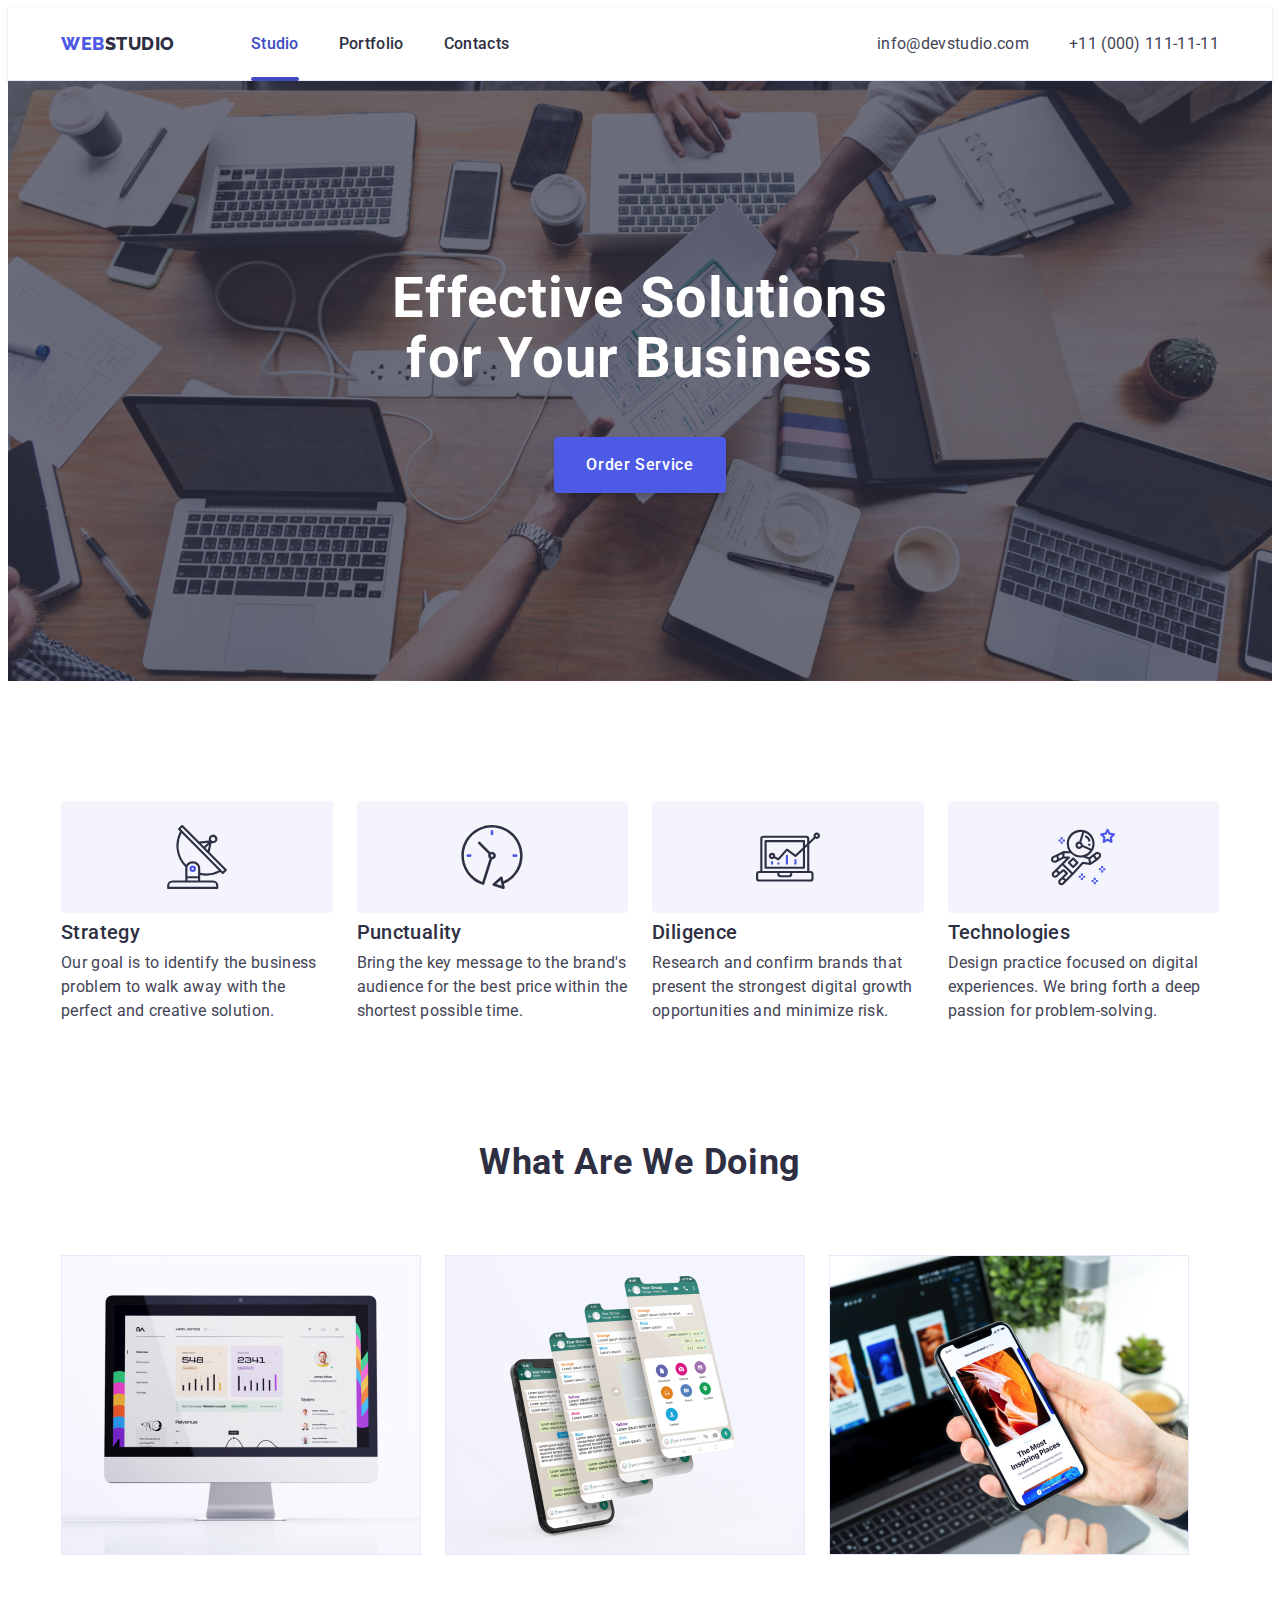
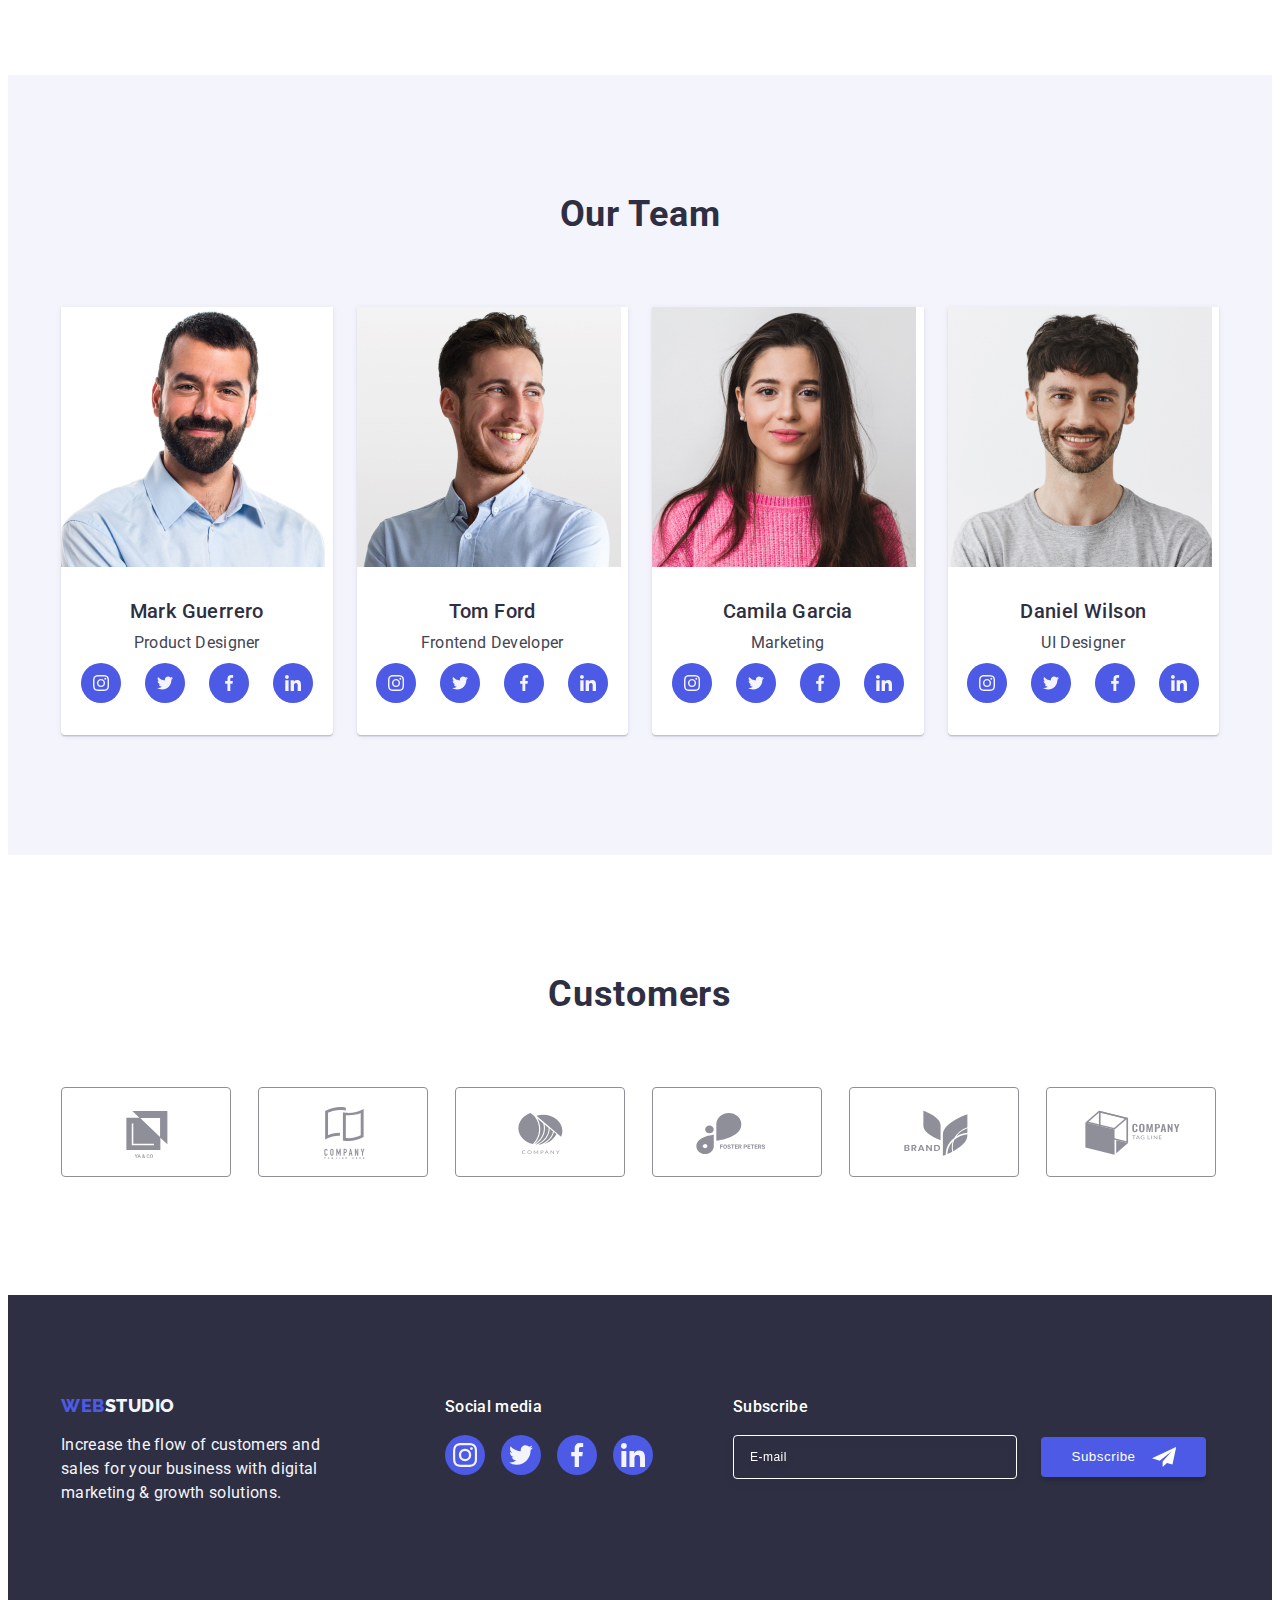
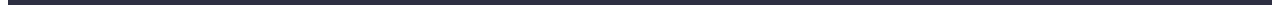
<file: index.html>
<!DOCTYPE html>
<html lang="en">
<head>
    <meta charset="utf-8">
    <meta name="viewport" content="width=device-width, initial-scale=1.0">
    <title>Studio</title>
    <link rel="preconnect" href="https://fonts.googleapis.com">
    <link rel="preconnect" href="https://fonts.gstatic.com" crossorigin>
    <link href="https://fonts.googleapis.com/css2?family=Raleway:wght@800&family=Roboto:wght@400;500;700;900&display=swap" rel="stylesheet">
    <link rel="stylesheet" href="https://cdnjs.cloudflare.com/ajax/libs/modern-normalize/1.1.0/modern-normalize.min.css"
        integrity="sha512-wpPYUAdjBVSE4KJnH1VR1HeZfpl1ub8YT/NKx4PuQ5NmX2tKuGu6U/JRp5y+Y8XG2tV+wKQpNHVUX03MfMFn9Q=="
        crossorigin="anonymous" referrerpolicy="no-referrer">
    <link rel="stylesheet" href="css/styles.css">
</head>
<body>
    <header class="header">
        <div class="container header_container">
            <nav class="nav_menu">
                <a class="logo link" href="./index.html">Web<span class="logo_item">Studio</span></a>
                <ul class="menu list">
                    <li class="menu_item">
                        <a class="menu_link link active" href="./index.html">Studio</a>
                    </li>
                    <li class="menu_item">
                        <a class="menu_link link" href="./portfolio.html">Portfolio</a>
                    </li>
                    <li class="menu_item">
                        <a class="menu_link link" href="">Contacts</a>
                    </li>
                </ul>
            </nav>
            <button type="button" class="mobile_menu_open_btn js-open-menu">
                <svg class="mobil_menu_open_btn_icon" width="32" height="22">
                    <use href="./images/icons.svg#icon-burger"></use>
                </svg>
            </button>
            <address class="address">
                <ul class="contacts list">
                    <li>
                        <a class="contact_item link" href="mailto:info@devstudio.com">info@devstudio.com</a>
                    </li>
                    <li>
                        <a class="contact_item link" href="tel:+110001111111">+11 (000) 111-11-11</a>
                    </li>
                </ul>
            </address>
        </div>
        <div class="mobile_menu_modal js-menu-container">
            <div class="mobile_menu_container">
                <button type="button" class="mobile_menu_close_btn js-close-menu">  <!--data-modal-close-->
                    <svg class="mobile_menu_close_icon" width="8" height="8">
                        <use href="./images/icons.svg#icon-close"></use>
                    </svg>
                </button>
                <ul class="mobile_menu">
                    <li class="mobile_menu_item list" >
                        <a class="mobile_menu_link mobile_menu_active link" href="./index.html">Studio</a>
                    </li>
                    <li class="mobile_menu_item list">
                        <a class="mobile_menu_link link" href="./portfolio.html">Portfolio</a>
                    </li>
                    <li class="mobile_menu_item list">
                        <a class="mobile_menu_link link" href="">Contacts</a>
                    </li>
                </ul>
                <div class="mobile_contact">
                    <address class="mobile_address">
                        <ul class="mobile_contacts list">
                            <li class="mobile_contacts_list">
                                <a class="mobile_contact_item link" href="tel:+110001111111">+11 (000) 111-11-11</a>
                            </li>
                            <li class="mobile_contacts_list">
                                <a class="mobile_contact_item link" href="mailto:info@devstudio.com">info@devstudio.com</a>
                            </li>
                        </ul>
                    </address>
                    <ul class="mobile_social_list list">
                        <li class="mobile_social_list_item">
                            <a href="" class="mobile_social_list_link">
                                <svg class="mobile_social_list_icon" aria-label="instagram" width="16" height="16">
                                    <use href="./images/icons.svg#icon-instagram"></use>
                                </svg>
                            </a>
                        </li>
                        <li class="mobile_social_list_item">
                            <a href="" class="mobile_social_list_link">
                                <svg class="mobile_social_list_icon" aria-label="twitter" width="16" height="16">
                                    <use href="./images/icons.svg#icon-twitter"></use>
                                </svg>
                            </a>
                        </li>
                        <li class="mobile_social_list_item">
                            <a href="" class="mobile_social_list_link">
                                <svg class="mobile_social_list_icon" aria-label="facebook" width="16" height="16">
                                    <use href="./images/icons.svg#icon-facebook"></use>
                                </svg>
                            </a>
                        </li>
                        <li class="mobile_social_list_item">
                            <a href="" class="mobile_social_list_link">
                                <svg class="mobile_social_list_icon" aria-label="linkedin" width="16" height="16">
                                    <use href="./images/icons.svg#icon-linkedin"></use>
                                </svg>
                            </a>
                        </li>
                    </ul>
                </div>
            </div>
        </div>
    </header>
        <main>
            <section class="hero">
                <div class="container">
                    <h1 class="hero_title">Effective Solutions for Your Business</h1>
                    <button class="hero_btn" type="button" data-modal-open>Order Service</button>
                </div>
            </section>
            <section class="feature">
                <div class="container">
                    <h2 class="visually-hidden">features</h2>
                    <ul class="feature_menu list">
                        <li class="feature_col">
                            <div class="feature_icon">
                                <svg class="feature_icon_item" aria-label="antenna" width="64" height="64">
                                    <use href="./images/icons.svg#icon-antenna"></use>
                                </svg>
                            </div>
                            <h3 class="feature_title">Strategy</h3>
                            <p class="feature_item">Our goal is to identify the business problem to walk away with the perfect and creative solution.</p>
                        </li>
                        <li class="feature_col">
                            <div class="feature_icon">
                                <svg class="feature_icon_item" aria-label="clock" width="64" height="64">
                                    <use href="./images/icons.svg#icon-clock"></use>
                                </svg>
                            </div>
                            <h3 class="feature_title">Punctuality</h3>
                            <p class="feature_item">Bring the key message to the brand's audience for the best price within the shortest possible time.</p>
                        </li>
                        <li class="feature_col">
                            <div class="feature_icon">
                                <svg class="feature_icon_item" aria-label="diagram" width="64" height="64">
                                    <use href="./images/icons.svg#icon-diagram"></use>
                                </svg>
                            </div>
                            <h3 class="feature_title">Diligence</h3>
                            <p class="feature_item">Research and confirm brands that present the strongest digital growth opportunities and minimize risk.</p>
                        </li>
                        <li class="feature_col">
                            <div class="feature_icon">
                                <svg class="feature_icon_item" aria-label="astronaut" width="64" height="64">
                                    <use href="./images/icons.svg#icon-astronaut"></use>
                                </svg>
                            </div>
                            <h3 class="feature_title">Technologies</h3>
                            <p class="feature_item">Design practice focused on digital experiences. We bring forth a deep passion for problem-solving.</p>
                        </li>
                    </ul>
                </div>
            </section>
            <section class="products">
                <div class="container">
                    <h2 class="product_title">What are we doing</h2>
                    <ul class="products_item list">
                        <li class="products_item_list">
                            <img class="products_img"
                                srcset="./images/pc@2x.jpg 2x" 
                                src="./images/pc.jpg" 
                                alt="pc image" 
                            >
                        </li>
                        <li class="products_item_list">
                            <img class="products_img"
                                srcset="./images/app@2x.jpg 2x" 
                                src="./images/app.jpg" 
                                alt="app image" 
                            >
                        </li>
                        <li class="products_item_list">
                            <img class="products_img"
                                srcset="./images/phone@2x.jpg 2x" 
                                src="./images/phone.jpg" 
                                alt="phone image" 
                            >
                        </li>
                    </ul>
                </div>
            </section>
            <section class="team">
                <div class="container">
                    <h2 class="team_title">Our Team</h2>
                    <ul class="team_card list">
                        <li class="team_item">
                            <img
                                srcset="./images/team_1@2x.jpg 2x" 
                                src="./images/team_1.jpg" 
                                alt="Mark Guerrero" 
                            >
                            <div class="team_info">
                                <h3 class="team_name">Mark Guerrero</h3>
                                <p class="team_par">Product Designer</p>
                                <ul class="social_list list">
                                    <li class="social_list_item">
                                        <a href="" class="social_list_link">
                                            <svg class="social_list_icon" aria-label="instagram" width="16" height="16">
                                                <use href="./images/icons.svg#icon-instagram"></use>
                                            </svg>
                                        </a>
                                    </li>
                                    <li class="social_list_item">
                                        <a href="" class="social_list_link">
                                            <svg class="social_list_icon" aria-label="twitter" width="16" height="16">
                                                <use href="./images/icons.svg#icon-twitter"></use>
                                            </svg>
                                        </a>
                                    </li>
                                    <li class="social_list_item">
                                        <a href="" class="social_list_link">
                                            <svg class="social_list_icon" aria-label="facebook" width="16" height="16">
                                                <use href="./images/icons.svg#icon-facebook"></use>
                                            </svg>
                                        </a>
                                    </li>
                                    <li class="social_list_item">
                                        <a href="" class="social_list_link">
                                            <svg class="social_list_icon" aria-label="linkedin" width="16" height="16">
                                                <use href="./images/icons.svg#icon-linkedin"></use>
                                            </svg>
                                        </a>
                                    </li>
                                </ul>
                            </div> 
                        </li>
                        <li class="team_item">
                            <img
                                srcset="./images/team_2@2x.jpg 2x" 
                                src="./images/team_2.jpg" 
                                alt="Tom Ford" 
                            >
                            <div class="team_info">
                                <h3 class="team_name">Tom Ford</h3>
                                <p class="team_par">Frontend Developer</p>
                                <ul class="social_list list">
                                    <li class="social_list_item">
                                        <a href="" class="social_list_link">
                                            <svg class="social_list_icon" aria-label="instagram" width="16" height="16">
                                                <use href="./images/icons.svg#icon-instagram"></use>
                                            </svg>
                                        </a>
                                    </li>
                                    <li class="social_list_item">
                                        <a href="" class="social_list_link">
                                            <svg class="social_list_icon" aria-label="twitter" width="16" height="16">
                                                <use href="./images/icons.svg#icon-twitter"></use>
                                            </svg>
                                        </a>
                                    </li>
                                    <li class="social_list_item">
                                        <a href="" class="social_list_link">
                                            <svg class="social_list_icon" aria-label="facebook" width="16" height="16">
                                                <use href="./images/icons.svg#icon-facebook"></use>
                                            </svg>
                                        </a>
                                    </li>
                                    <li class="social_list_item">
                                        <a href="" class="social_list_link">
                                            <svg class="social_list_icon" aria-label="linkedin" width="16" height="16">
                                                <use href="./images/icons.svg#icon-linkedin"></use>
                                            </svg>
                                        </a>
                                    </li>
                                </ul>
                            </div>
                        </li>
                        <li class="team_item">
                            <img
                                srcset="./images/team_3@2x.jpg 2x" 
                                src="./images/team_3.jpg" 
                                alt="Camila Garcia" 
                            >
                            <div class="team_info">
                                <h3 class="team_name">Camila Garcia</h3>
                                <p class="team_par">Marketing</p>
                                <ul class="social_list list">
                                    <li class="social_list_item">
                                        <a href="" class="social_list_link">
                                            <svg class="social_list_icon" aria-label="instagram" width="16" height="16">
                                                <use href="./images/icons.svg#icon-instagram"></use>
                                            </svg>
                                        </a>
                                    </li>
                                    <li class="social_list_item">
                                        <a href="" class="social_list_link">
                                            <svg class="social_list_icon" aria-label="twitter" width="16" height="16">
                                                <use href="./images/icons.svg#icon-twitter"></use>
                                            </svg>
                                        </a>
                                    </li>
                                    <li class="social_list_item">
                                        <a href="" class="social_list_link">
                                            <svg class="social_list_icon" aria-label="facebook" width="16" height="16">
                                                <use href="./images/icons.svg#icon-facebook"></use>
                                            </svg>
                                        </a>
                                    </li>
                                    <li class="social_list_item">
                                        <a href="" class="social_list_link">
                                            <svg class="social_list_icon" aria-label="linkedin" width="16" height="16">
                                                <use href="./images/icons.svg#icon-linkedin"></use>
                                            </svg>
                                        </a>
                                    </li>
                                </ul>
                            </div>
                        </li>
                        <li class="team_item">
                            <img
                                srcset="./images/team_4@2x.jpg 2x" 
                                src="./images/team_4.jpg" 
                                alt="Daniel Wilson" 
                            >
                            <div class="team_info">
                                <h3 class="team_name">Daniel Wilson</h3>
                                <p class="team_par">UI Designer</p>
                                <ul class="social_list list">
                                    <li class="social_list_item">
                                        <a href="" class="social_list_link">
                                            <svg class="social_list_icon" aria-label="instagram" width="16" height="16">
                                                <use href="./images/icons.svg#icon-instagram"></use>
                                            </svg>
                                        </a>
                                    </li>
                                    <li class="social_list_item">
                                        <a href="" class="social_list_link">
                                            <svg class="social_list_icon" aria-label="twitter" width="16" height="16">
                                                <use href="./images/icons.svg#icon-twitter"></use>
                                            </svg>
                                        </a>
                                    </li>
                                    <li class="social_list_item">
                                        <a href="" class="social_list_link">
                                            <svg class="social_list_icon" aria-label="facebook" width="16" height="16">
                                                <use href="./images/icons.svg#icon-facebook"></use>
                                            </svg>
                                        </a>
                                    </li>
                                    <li class="social_list_item">
                                        <a href="" class="social_list_link">
                                            <svg class="social_list_icon" aria-label="linkedin" width="16" height="16">
                                                <use href="./images/icons.svg#icon-linkedin"></use>
                                            </svg>
                                        </a>
                                    </li>
                                </ul>
                            </div>
                        </li>
                    </ul>
                </div>
            </section>
            <section class="customers">
                <div class="container">
                    <h2 class="customers_title">Customers</h2>
                    <ul class="customers_list list">
                        <li class="customers_list_item">
                            <a href="" class="customers_list_link">
                                <svg class="customers_list_icon" width="104"  height="56">
                                    <use href="./images/icons.svg#icon-customer-group-1"></use>
                                </svg>
                            </a>
                        </li>
                        <li class="customers_list_item">
                            <a href="" class="customers_list_link">
                                <svg class="customers_list_icon" width="104"  height="56">
                                    <use href="./images/icons.svg#icon-customer-group-2"></use>
                                </svg>
                            </a>
                        </li>
                        <li class="customers_list_item">
                            <a href="" class="customers_list_link">
                                <svg class="customers_list_icon" width="104"  height="56">
                                    <use href="./images/icons.svg#icon-customer-group-3"></use>
                                </svg>
                            </a>
                        </li>
                        <li class="customers_list_item">
                            <a href="" class="customers_list_link">
                                <svg class="customers_list_icon" width="104"  height="56">
                                    <use href="./images/icons.svg#icon-customer-group-4"></use>
                                </svg>
                            </a>
                        </li>
                        <li class="customers_list_item">
                            <a href="" class="customers_list_link">
                                <svg class="customers_list_icon" width="104"  height="56">
                                    <use href="./images/icons.svg#icon-customer-group-5"></use>
                                </svg>
                            </a>
                        </li>
                        <li class="customers_list_item">
                            <a href="" class="customers_list_link">
                                <svg class="customers_list_icon" width="104"  height="56">
                                    <use href="./images/icons.svg#icon-customer-group-6"></use>
                                </svg>
                            </a>
                        </li>
                    </ul>
                </div>
            </section>
        </main>
    <footer class="footer">
        <div class="container footer_container">
            <div class="footer_left_side">
                <a class="footer_link logo link" href="./index.html">Web<span class="footer_logo">Studio</span></a>
                <p class="footer_left_side_par">Increase the flow of customers and sales for your business with digital marketing & growth solutions.</p>
            </div>
            <div class="footer_center_side">
                <p class="footer_center_side_par">Social media</p>
                <ul class="footer_list list">
                    <li class="footer_list_item">
                        <a href="" class="footer_list_link">
                            <svg class="footer_list_icon" aria-label="instagram" width="24" height="24">
                                <use href="./images/icons.svg#icon-instagram"></use>
                            </svg>
                        </a>
                    </li>
                    <li class="footer_list_item">
                        <a href="" class="footer_list_link">
                            <svg class="footer_list_icon" aria-label="twitter" width="24" height="24">
                                <use href="./images/icons.svg#icon-twitter"></use>
                            </svg>
                        </a>
                    </li>
                    <li class="footer_list_item">
                        <a href="" class="footer_list_link">
                            <svg class="footer_list_icon" aria-label="facebook" width="24" height="24">
                                <use href="./images/icons.svg#icon-facebook"></use>
                            </svg>
                        </a>
                    </li>
                    <li class="footer_list_item">
                        <a href="" class="footer_list_link">
                            <svg class="footer_list_icon" aria-label="linkedin" width="24" height="24">
                                <use href="./images/icons.svg#icon-linkedin"></use>
                            </svg>
                        </a>
                    </li>
                </ul> 
            </div>
            <div class="footer_right_side">
                <p class="footer_right_side_par">Subscribe</p>
                <form class="footer_contact_form">
                    <label class="footer_contact_form_field_wrapper">
                        <input class="footer_contact_form_input" type="email" name="user-email" placeholder="E-mail" pattern="[a-zA-Z0-9@]+">
                    </label>
                    <button type="submit" class="footer_contact_form_btn">
                        Subscribe
                        <svg class="footer_send_icon" width="24" height="24">
                            <use href="./images/icons.svg#icon-send"></use>
                        </svg>
                    </button>
                </form>
            </div>
        </div>
    </footer>
    <div class="backdrop is-hidden" data-modal>
        <div class="modal">
            <button type="button" class="modal_close_btn" data-modal-close>
                <svg class="modal_close_icon" width="8" height="8">
                    <use href="./images/icons.svg#icon-close"></use>
                </svg>
            </button>
            <p class="backdrop_title">
                Leave your contacts and we will call you back
            </p>
            <form class="contact_form">

                <div class="contact_form_wrapper">
                    <label class="contact_form_field_wrapper" for="user-name">
                        Name
                    </label>
                    <div class="contact_form_input_wrapper">
                        <input class="contact_form_input" id="user-name" name="user-name" type="text" pattern="[a-zA-Zа-яА-ЯіІїЇґҐєЄ']+">
                        <svg class="contact_form_input_icon" width="18" height="24">
                            <use href="./images/icons.svg#icon-person"></use>
                        </svg>
                    </div> 
                </div>
                <div class="contact_form_wrapper">
                    <label class="contact_form_field_wrapper" for="user-tel">
                        Phone
                    </label>
                    <div class="contact_form_input_wrapper">
                        <input class="contact_form_input" id="user-tel" name="user-tel" type="tel" pattern="[0-9]{3}-[0-9]{3}-[0-9]{2}-[0-9]{2}" title="xxx-xxx-xx-xx">
                        <svg class="contact_form_input_icon" width="18" height="24">
                            <use href="./images/icons.svg#icon-phone"></use>
                        </svg>    
                    </div>
                </div>
                <div class="contact_form_wrapper">
                    <label class="contact_form_field_wrapper" for="user-email">
                        Email
                    </label>
                    <div class="contact_form_input_wrapper">
                        <input class="contact_form_input" id="user-email" name="user-email" type="email" pattern="[a-zA-Z0-9@]+">
                        <svg class="contact_form_input_icon" width="18" height="24">
                            <use href="./images/icons.svg#icon-email"></use>
                        </svg>
                    </div>
                </div>
                <div class="contact_message_wrapper">
                    <label class="contact_form_field_wrapper" for="user-comment">
                        Comment
                    </label>
                    <textarea class="contact_message" id="user-comment" name="user-comment" placeholder="Text input"></textarea>
                </div>
                <div class="contact_form_checkbox_wrapper">
                    <input class="contact_form_checkbox visually-hidden" id="user-privacy" name="user-privacy" type="checkbox" value="true" required>
                    <label class="contact_form_checkbox_label" for="user-privacy">
                        <span class="contact_form_own_checkbox">
                            <svg class="contact_form_own_checkbox_icon" width="10" height="8">
                                <use class="contact_form_checkbox_icon" href="./images/icons.svg#checkmark-click"></use>
                            </svg>
                        </span>
                        I accept the terms and conditions of the<a class="contact_form_link" href="#">Privacy Policy</a>
                    </label>
                </div>
                <button type="submit" class="contact_form_submit">Send</button>
            </form>
        </div>
    </div>
    <script src="./js/modal.js"></script>
    <script src="./js/mobile-menu.js"></script>
</body>
</html>
</file>
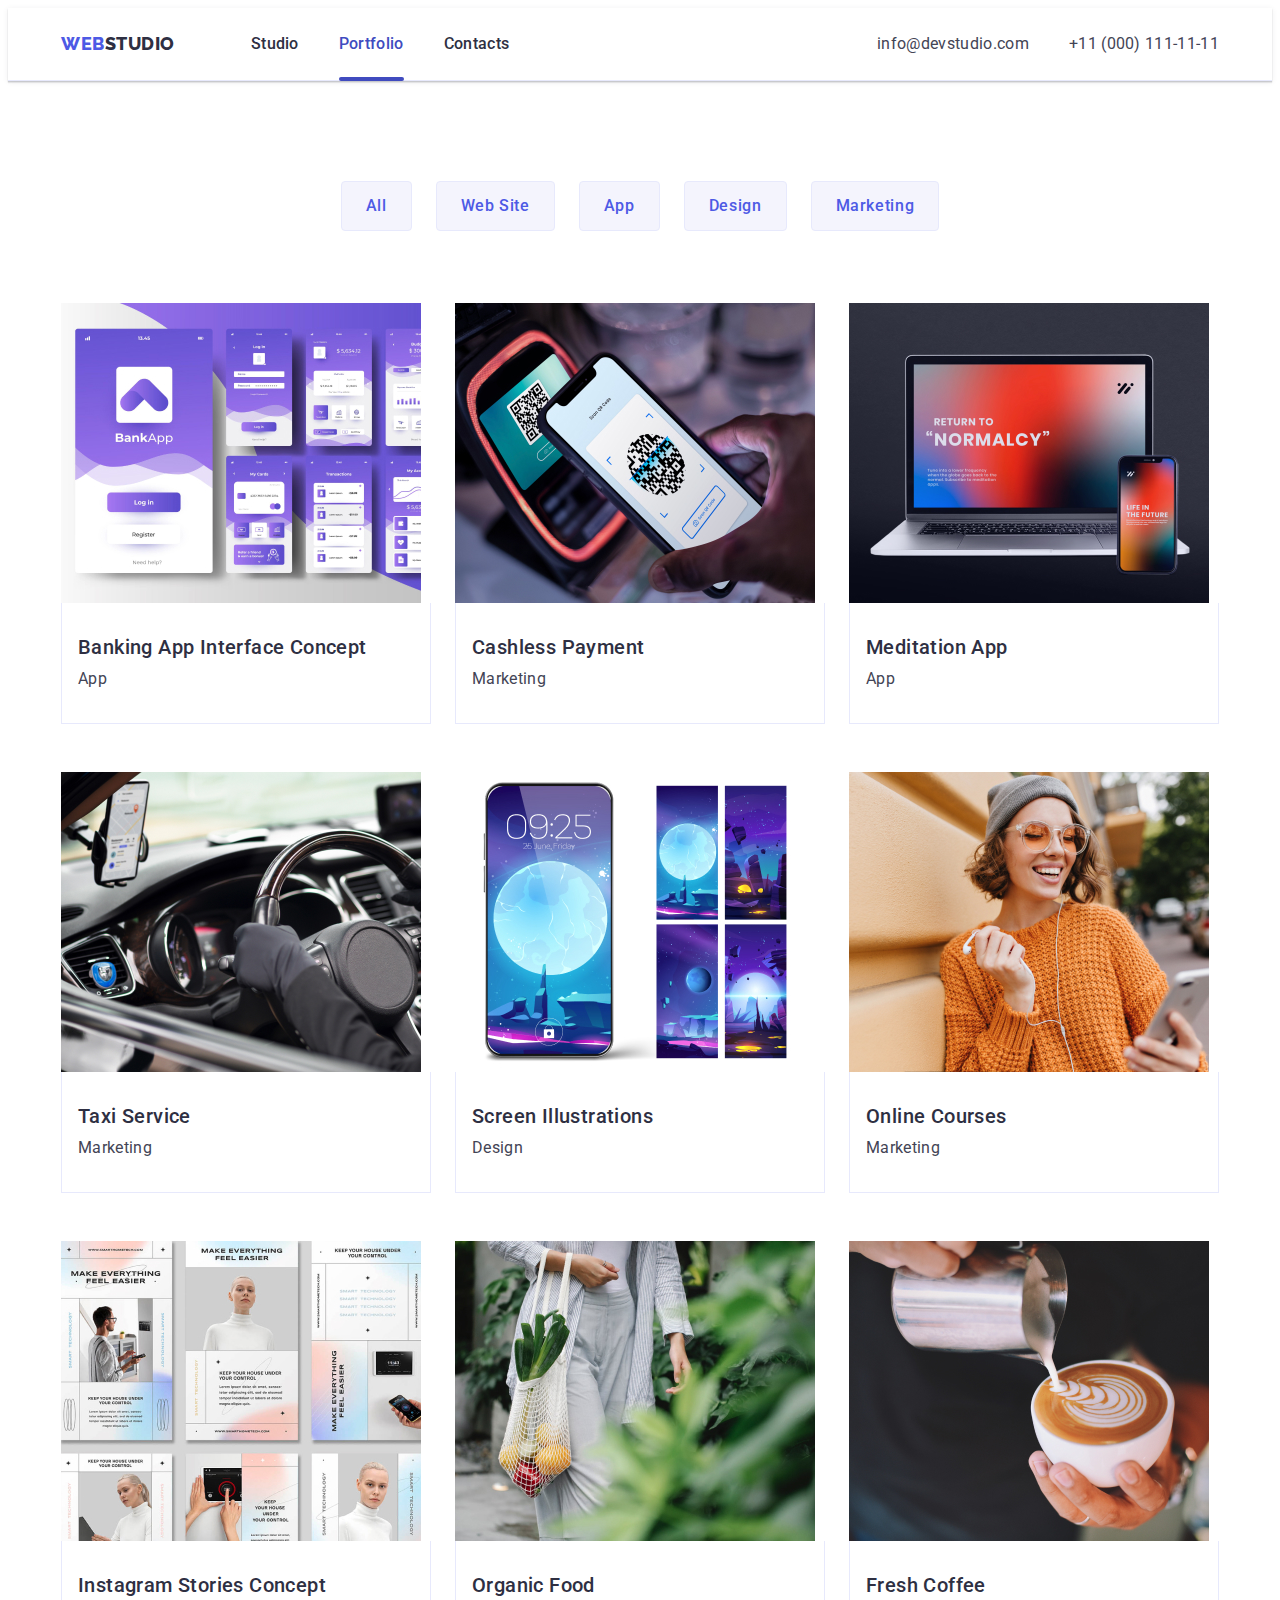
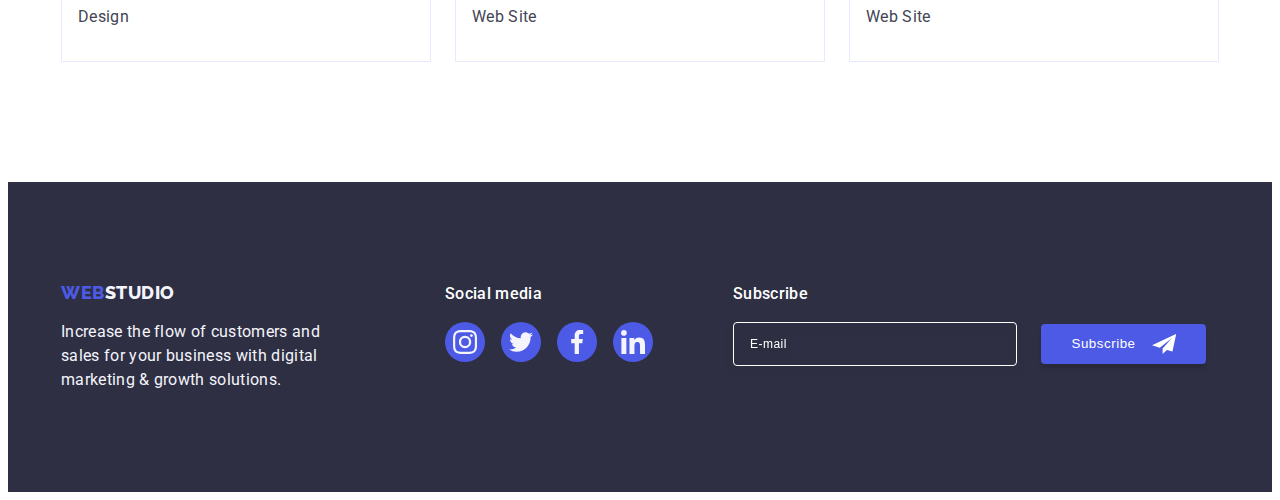
<file: portfolio.html>
<!DOCTYPE html>
<html lang="en">
<head>
    <meta charset="utf-8">
    <meta name="viewport" content="width=device-width, initial-scale=1.0">
    <title>Studio</title>
    <link rel="preconnect" href="https://fonts.googleapis.com">
    <link rel="preconnect" href="https://fonts.gstatic.com" crossorigin>
    <link
        href="https://fonts.googleapis.com/css2?family=Raleway:wght@800&family=Roboto:wght@400;500;700;900&display=swap"
        rel="stylesheet">
    <link rel="stylesheet" href="https://cdnjs.cloudflare.com/ajax/libs/modern-normalize/1.1.0/modern-normalize.min.css"
        integrity="sha512-wpPYUAdjBVSE4KJnH1VR1HeZfpl1ub8YT/NKx4PuQ5NmX2tKuGu6U/JRp5y+Y8XG2tV+wKQpNHVUX03MfMFn9Q=="
        crossorigin="anonymous" referrerpolicy="no-referrer">
    <link rel="stylesheet" href="css/styles.css">
</head>
<body>
    <header class="header">
        <div class="container header_container">
            <nav class="nav_menu">
                <a class="logo link" href="./index.html">Web<span class="logo_item">Studio</span></a>
                <ul class="menu list">
                    <li class="menu_item">
                        <a class="menu_link link" href="./index.html">Studio</a>
                    </li>
                    <li class="menu_item">
                        <a class="menu_link link active" href="./portfolio.html">Portfolio</a>
                    </li>
                    <li class="menu_item">
                        <a class="menu_link link" href="">Contacts</a>
                    </li>
                </ul>
            </nav>
            <button type="button" class="mobile_menu_open_btn js-open-menu">
                <svg class="mobil_menu_open_btn_icon" width="32" height="22">
                    <use href="./images/icons.svg#icon-burger"></use>
                </svg>
            </button>
            <address class="address">
                <ul class="contacts list">
                    <li>
                        <a class="contact_item link" href="mailto:info@devstudio.com">info@devstudio.com</a>
                    </li>
                    <li>
                        <a class="contact_item link" href="tel:+110001111111">+11 (000) 111-11-11</a>
                    </li>
                </ul>
            </address>
        </div>
        <div class="mobile_menu_modal js-menu-container">
            <div class="mobile_menu_container">
                <button type="button" class="mobile_menu_close_btn js-close-menu">
                    <!--data-modal-close-->
                    <svg class="mobile_menu_close_icon" width="8" height="8">
                        <use href="./images/icons.svg#icon-close"></use>
                    </svg>
                </button>
                <ul class="mobile_menu">
                    <li class="mobile_menu_item list">
                        <a class="mobile_menu_link mobile_menu_active link" href="./index.html">Studio</a>
                    </li>
                    <li class="mobile_menu_item list">
                        <a class="mobile_menu_link link" href="./portfolio.html">Portfolio</a>
                    </li>
                    <li class="mobile_menu_item list">
                        <a class="mobile_menu_link link" href="">Contacts</a>
                    </li>
                </ul>
                <address class="mobile_address">
                    <ul class="mobile_contacts list">
                        <li class="mobile_contacts_list">
                            <a class="mobile_contact_item link" href="tel:+110001111111">+11 (000) 111-11-11</a>
                        </li>
                        <li class="mobile_contacts_list">
                            <a class="mobile_contact_item link" href="mailto:info@devstudio.com">info@devstudio.com</a>
                        </li>
                    </ul>
                </address>
                <ul class="mobile_social_list list">
                    <li class="mobile_social_list_item">
                        <a href="" class="mobile_social_list_link">
                            <svg class="mobile_social_list_icon" aria-label="instagram" width="16" height="16">
                                <use href="./images/icons.svg#icon-instagram"></use>
                            </svg>
                        </a>
                    </li>
                    <li class="mobile_social_list_item">
                        <a href="" class="mobile_social_list_link">
                            <svg class="mobile_social_list_icon" aria-label="twitter" width="16" height="16">
                                <use href="./images/icons.svg#icon-twitter"></use>
                            </svg>
                        </a>
                    </li>
                    <li class="mobile_social_list_item">
                        <a href="" class="mobile_social_list_link">
                            <svg class="mobile_social_list_icon" aria-label="facebook" width="16" height="16">
                                <use href="./images/icons.svg#icon-facebook"></use>
                            </svg>
                        </a>
                    </li>
                    <li class="mobile_social_list_item">
                        <a href="" class="mobile_social_list_link">
                            <svg class="mobile_social_list_icon" aria-label="linkedin" width="16" height="16">
                                <use href="./images/icons.svg#icon-linkedin"></use>
                            </svg>
                        </a>
                    </li>
                </ul>
            </div>
        </div>
    </header>
    <main>
        <section class="section_filters">
            <div class="container">
                <h1 class="visually-hidden">filters</h1>
                <ul class="list filters">
                    <li class="filter_item">
                        <button class="filter_btn" type="button">All</button>
                    </li>
                    <li class="filter_item">
                        <button class="filter_btn" type="button">Web Site</button>
                    </li>
                    <li class="filter_item">
                        <button class="filter_btn" type="button">App</button>
                    </li>
                    <li class="filter_item">
                        <button class="filter_btn" type="button">Design</button>
                    </li>
                    <li class="filter_item">
                        <button class="filter_btn" type="button">Marketing</button>
                    </li>
                </ul>
                <ul class="list row">
                    <li class="row_item">
                        <a class="row_link link" href="#">
                            <div class="employees_list_img_wrapper">
                                <img width="360"
                                    srcset="./images/Project_Card_1@2x.jpg 2x" 
                                    src="./images/Project_Card_1.jpg" 
                                    alt="Banking App Interface Concept" 
                                >
                                <p class="overlay">
                                    14 Stylish and User-Friendly App Design Concepts · Task Manager App · Calorie Tracker App · 
                                    Exotic Fruit Ecommerce App · Cloud Storage App
                                </p>
                            </div>
                            <div class="row_info">
                                <h2 class="row_title">Banking App Interface Concept</h2>
                                <p class="row_par">App</p>   
                            </div>
                        </a>
                    </li>
                    <li class="row_item">
                        <a class="row_link link" href="#">
                            <div class="employees_list_img_wrapper">
                                <img width="360"
                                    srcset="./images/Project_Card_2@2x.jpg 2x" 
                                    src="./images/Project_Card_2.jpg" 
                                    alt="Cashless Paymentt" 
                                >
                                <p class="overlay">
                                    14 Stylish and User-Friendly App Design Concepts · Task Manager App · Calorie Tracker App ·
                                    Exotic Fruit Ecommerce App · Cloud Storage App
                                </p>
                            </div>
                            <div class="row_info">
                                <h2 class="row_title">Cashless Payment</h2>
                                <p class="row_par">Marketing</p>
                            </div>
                        </a>
                    </li>
                    <li class="row_item">
                        <a class="row_link link" href="#">
                            <div class="employees_list_img_wrapper">
                                <img width="360"
                                    srcset="./images/Project_Card_3@2x.jpg 2x" 
                                    src="./images/Project_Card_3.jpg" 
                                    alt="Meditation Appt" 
                                >
                                <p class="overlay">
                                    14 Stylish and User-Friendly App Design Concepts · Task Manager App · Calorie Tracker App ·
                                    Exotic Fruit Ecommerce App · Cloud Storage App
                                </p>
                            </div>
                            <div class="row_info">
                                <h2 class="row_title">Meditation App</h2>
                                <p class="row_par">App</p>
                            </div>
                        </a>
                    </li>
                    <li class="row_item">
                        <a class="row_link link" href="#">
                            <div class="employees_list_img_wrapper">
                                <img width="360"
                                    srcset="./images/Project_Card_4@2x.jpg 2x" 
                                    src="./images/Project_Card_4.jpg" 
                                    alt="Taxi Service" 
                                >
                                <p class="overlay">
                                    14 Stylish and User-Friendly App Design Concepts · Task Manager App · Calorie Tracker App ·
                                    Exotic Fruit Ecommerce App · Cloud Storage App
                                </p>
                            </div>
                            <div class="row_info">
                                <h2 class="row_title">Taxi Service</h2>
                                <p class="row_par">Marketing</p>
                            </div>
                        </a>
                    </li>
                    <li class="row_item">
                        <a class="row_link link" href="#">
                            <div class="employees_list_img_wrapper">
                                <img width="360"
                                    srcset="./images/Project_Card_5@2x.jpg 2x" 
                                    src="./images/Project_Card_5.jpg" 
                                    alt="Screen Illustrations" 
                                >
                                <p class="overlay">
                                    14 Stylish and User-Friendly App Design Concepts · Task Manager App · Calorie Tracker App ·
                                    Exotic Fruit Ecommerce App · Cloud Storage App
                                </p>
                            </div>
                            <div class="row_info">
                                <h2 class="row_title">Screen Illustrations</h2>
                                <p class="row_par">Design</p>
                            </div>
                        </a>
                    </li>
                    <li class="row_item">
                        <a class="row_link link" href="#">
                            <div class="employees_list_img_wrapper">
                                <img width="360"
                                    srcset="./images/Project_Card_6@2x.jpg 2x" 
                                    src="./images/Project_Card_6.jpg" 
                                    alt="Online Courses" 
                                >
                                <p class="overlay">
                                    14 Stylish and User-Friendly App Design Concepts · Task Manager App · Calorie Tracker App ·
                                    Exotic Fruit Ecommerce App · Cloud Storage App
                                </p>
                            </div>
                            <div class="row_info">
                                <h2 class="row_title">Online Courses</h2>
                                <p class="row_par">Marketing</p>
                            </div>
                        </a>
                    </li>
                    <li class="row_item">
                        <a class="row_link link" href="#">
                            <div class="employees_list_img_wrapper">
                                <img width="360"
                                    srcset="./images/Project_Card_7@2x.jpg 2x" 
                                    src="./images/Project_Card_7.jpg" 
                                    alt="Instagram Stories Concept" 
                                >
                                <p class="overlay">
                                    14 Stylish and User-Friendly App Design Concepts · Task Manager App · Calorie Tracker App ·
                                    Exotic Fruit Ecommerce App · Cloud Storage App
                                </p>
                            </div>
                            <div class="row_info">
                                <h2 class="row_title">Instagram Stories Concept</h2>
                                <p class="row_par">Design</p>
                            </div>
                        </a>
                    </li>
                    <li class="row_item">
                        <a class="row_link link" href="#">
                            <div class="employees_list_img_wrapper">
                                <img width="360"
                                    srcset="./images/Project_Card_8@2x.jpg 2x" 
                                    src="./images/Project_Card_8.jpg" 
                                    alt="Organic Food" 
                                >
                                <p class="overlay">
                                    14 Stylish and User-Friendly App Design Concepts · Task Manager App · Calorie Tracker App ·
                                    Exotic Fruit Ecommerce App · Cloud Storage App
                                </p>
                            </div>
                            <div class="row_info">
                                <h2 class="row_title">Organic Food</h2>
                                <p class="row_par">Web Site</p>
                            </div>
                        </a>
                    </li>
                    <li class="row_item">
                        <a class="row_link link" href="#">
                            <div class="employees_list_img_wrapper">
                                <img width="360"
                                    srcset="./images/Project_Card_9@2x.jpg 2x" 
                                    src="./images/Project_Card_9.jpg" 
                                    alt="Fresh Coffee" 
                                >
                                <p class="overlay">
                                    14 Stylish and User-Friendly App Design Concepts · Task Manager App · Calorie Tracker App ·
                                    Exotic Fruit Ecommerce App · Cloud Storage App
                                </p>
                            </div>
                            <div class="row_info">
                                <h2 class="row_title">Fresh Coffee</h2>
                                <p class="row_par">Web Site</p>
                            </div>
                        </a>
                    </li>
                </ul>
            </div>
        </section>
    </main>
    <footer class="footer">
        <div class="container footer_container">
            <div class="footer_left_side">
                <a class="footer_link logo link" href="./index.html">Web<span class="footer_logo">Studio</span></a>
                <p class="footer_left_side_par">Increase the flow of customers and sales for your business with digital
                    marketing & growth solutions.</p>
            </div>
            <div class="footer_center_side">
                <p class="footer_center_side_par">Social media</p>
                <ul class="footer_list list">
                    <li class="footer_list_item">
                        <a href="" class="footer_list_link">
                            <svg class="footer_list_icon" aria-label="instagram" width="24" height="24">
                                <use href="./images/icons.svg#icon-instagram"></use>
                            </svg>
                        </a>
                    </li>
                    <li class="footer_list_item">
                        <a href="" class="footer_list_link">
                            <svg class="footer_list_icon" aria-label="twitter" width="24" height="24">
                                <use href="./images/icons.svg#icon-twitter"></use>
                            </svg>
                        </a>
                    </li>
                    <li class="footer_list_item">
                        <a href="" class="footer_list_link">
                            <svg class="footer_list_icon" aria-label="facebook" width="24" height="24">
                                <use href="./images/icons.svg#icon-facebook"></use>
                            </svg>
                        </a>
                    </li>
                    <li class="footer_list_item">
                        <a href="" class="footer_list_link">
                            <svg class="footer_list_icon" aria-label="linkedin" width="24" height="24">
                                <use href="./images/icons.svg#icon-linkedin"></use>
                            </svg>
                        </a>
                    </li>
                </ul>
            </div>
            <div class="footer_right_side">
                <p class="footer_right_side_par">Subscribe</p>
                <form class="footer_contact_form">
                    <label class="footer_contact_form_field_wrapper">
                        <input class="footer_contact_form_input" type="email" name="user-email" placeholder="E-mail"
                            pattern="[a-zA-Z0-9@]+">
                    </label>
                    <button type="submit" class="footer_contact_form_btn">
                        Subscribe
                        <svg class="footer_send_icon" width="24" height="24">
                            <use href="./images/icons.svg#icon-send"></use>
                        </svg>
                    </button>
                </form>
            </div>
        </div>
    </footer>
    <script src="./js/mobile-menu.js"></script>
</body>
</html>
</file>
<file: css/styles.css>
body {
  font-family: 'Roboto', sans-serif;
  color: var(--body-text);
  background-color: var(--white-background);
  font-size: 16px;
}

:root {
  --primary-brand: #4d5ae5;
  --pressed-state: #404bbf;
  --brand-color: #2e2f42;
  --valid-field: #31d0aa;
  --body-text: #434455;
  --light-slate: #8e8f99;
  --light: #f4f4fd;
  --white-background: #ffffff;
  --modal-background: #e7e9fc;
  --transition-duration-and-func: 250ms cubic-bezier(0.4, 0, 0.2, 1);
}

h1, h2, h3, h4, h5, h6, p {
  margin-top: 0;
  margin-bottom: 0;
}

ul, ol {
  margin-top: 0;
  margin-bottom: 0;
  padding-left: 0;
}

img {
  display: block;
}

button {
  cursor: pointer;
}

.list {
  list-style: none;
}

.link {
  text-decoration: none;
}

.header {
  border-bottom: 1px solid var(--modal-background);
  box-shadow: 0px 2px 1px rgba(46, 47, 66, 0.08),
    0px 1px 1px rgba(46, 47, 66, 0.16),
    0px 1px 6px rgba(46, 47, 66, 0.08);
}


/*---Header-mobile---*/

.container {
  padding-right: 15px;
  padding-left: 15px;
}

@media screen and (min-width: 428px) {
  .container {
    /*width: 398px;*/
    width: 428px;
    margin-right: auto;
    margin-left: auto;
  }
}

@media screen and (max-width: 767px) {
.menu {
  display: none;
}

.address {
  display: none;
}

.mobile_menu_modal {
  position: fixed;
  z-index: 1;
  top: 0;
  left: 0;
  width: 100%;
  height: 100%;
  background-color: #FFFFFF;
  opacity: 0;
  visibility: hidden;
  pointer-events: none; 
}

.mobile_menu_modal.is-open {
  opacity: 1;
  visibility: visible;
  pointer-events: auto;
}

.mobile_menu_container {
  display: flex;
  padding-top: 80px;
  padding-bottom: 40px;
  padding-left: 40px;
  height: 100%;
  flex-direction: column;
  justify-content: space-between;
}

.mobile_menu_close_btn {
  position: absolute;
  top: 24px;
  right: 24px;
  display: flex;
  align-items: center;
  justify-content: center;
  width: 24px;
  height: 24px;
  padding: 0;
  background-color: transparent;
  border: 1px solid rgba(0, 0, 0, 0.1);
  border-radius: 50%;
  transition: background-color 250ms cubic-bezier(0.4, 0, 0.2, 1), border 250ms cubic-bezier(0.4, 0, 0.2, 1);
}

.mobile_menu_close_btn:hover,
.mobile_menu_close_btn:focus {
  background-color: #404bbf;
  border: none;
  fill: #FFFFFF;
}

.mobile_menu {
  display: flex;
  flex-direction: column;
  gap: 40px;
}

.mobile_menu_item {

}

.mobile_menu_link {
  color: var(--brand-color);
  font-weight: 700;
  font-size: 36px;
  line-height: 1.07;
  letter-spacing: 0.02em;
}

.mobile_menu_active {
  color: var(--pressed-state);
}

.mobile_menu_link:hover,
.mobile_menu_link:focus {
  color: var(--pressed-state);
}
}

.header_container {
  display: flex;
  align-items: center;
  justify-content: space-between;
}

.mobile_menu_open_btn {
  padding: 0;
  border: none;
  background-color: transparent;
  fill: var(--brand-color);
}

.nav_menu > .logo {
  padding-top: 24px;
  padding-bottom: 24px;
}

.logo {
  display: block;
  text-transform: uppercase;
  font-family: 'Raleway', sans-serif;
  font-weight: 800;
  font-size: 18px;
  line-height: 1.17;
  letter-spacing: 0.03em;
  color: var(--primary-brand);
}


.logo_item {
  color: var(--brand-color);
}

.mobile_contacts {
  display: flex;
  flex-direction: column;
  gap: 40px;
}

.mobile_contacts_list:first-child {
  font-weight: 700;
  font-size: 36px;
  line-height: 1.07;
  letter-spacing: 0.02em;
}

.mobile_contacts_list:first-child>.mobile_contact_item {
  color: var(--pressed-state);
}

.mobile_contacts_list:last-child {
  font-weight: 500;
  font-size: 20px;
  line-height: 1.5;
  letter-spacing: 0.02em;
}


.mobile_contact_item {
  font-style: normal;
  color: var(--body-text);
}

.mobile_contact_item:hover,
.mobile_contact_item:focus {
  color: var(--primary-brand);
}

.mobile_social_list {
  display: flex;
  margin-top: 48px;
  flex-wrap: wrap;
  gap: 16px 56px;
}

.mobile_social_list_link {
  display: flex;
  justify-content: center;
  align-items: center;
  width: 40px;
  height: 40px;
  border-radius: 50%;
  fill: #f4f4fd;
  background-color: var(--primary-brand);
  transition: background-color 250ms cubic-bezier(0.4, 0, 0.2, 1);
}

.mobile_social_list_link:hover,
.mobile_social_list_link:focus {
  background-color: var(--pressed-state);
}

/*---Hero-molile---*/

.hero {
  background: var(--brand-color);
  background-image: linear-gradient(rgba(46, 47, 66, 0.7), rgba(46, 47, 66, 0.7)), url(../images/mobil_hero_image.jpg);
  max-width: 428px;
  margin-right: auto;
  margin-left: auto;
  padding-top: 112px;
  padding-bottom: 112px;
  background-repeat: no-repeat;
  background-position: center;
  background-size: cover;
  line-height: 1.07;
  letter-spacing: 0.02em;
  text-align: center;
}

@media screen and (min-device-pixel-ratio: 2) and (max-width: 767px),
screen and (-webkit-min-device-pixel-ratio: 2) and (max-width: 767px),
screen and (min-resolution: 192dpi) and (max-width: 767px),
screen and (min-resolution: 2dppx) and (max-width: 767px) {
  .hero {
    background-image: linear-gradient(rgba(46, 47, 66, 0.7), rgba(46, 47, 66, 0.7)), url(../images/mobil_hero_image@2x.jpg);
  }
}

.hero_title {
  max-width: 320px;
  margin: auto;
  font-size: 36px;
  line-height: 1.07;
  letter-spacing: 0.02em;
  color: var(--white-background);
}

.hero_btn {
  display: block;
  margin-top: 72px;
  margin-left: auto;
  margin-right: auto;
  padding-top: 16px;
  padding-right: 32px;
  padding-bottom: 16px;
  padding-left: 32px;
  min-width: 169px;
  background: var(--primary-brand);
  box-shadow: 0px 4px 4px rgba(0, 0, 0, 0.15);
  border: none;
  border-radius: 4px;
  font-family: 'Roboto', sans-serif;
  font-weight: 500;
  font-size: 16px;
  line-height: 1.5;
  letter-spacing: 0.04em;
  color: var(--white-background);
  transition: background-color 250ms cubic-bezier(0.4, 0, 0.2, 1);
}

.hero_btn:hover,
.hero_btn:focus {
  background: var(--pressed-state);
}


/*---Feature-mobile---*/

.visually-hidden {
  position: absolute;
  white-space: nowrap;
  width: 1px;
  height: 1px;
  overflow: hidden;
  border: 0;
  padding: 0;
  clip: rect(0 0 0 0);
  clip-path: inset(50%);
  margin: -1px;
}

.feature {
  padding-top: 96px;
  padding-bottom: 96px;
}

.feature_menu {
  display: flex;
  flex-wrap: wrap;
  row-gap: 72px;
}

.feature_icon {
  display: none;
}

.feature_title {
  margin-bottom: 8px;
  text-align: center;
  font-weight: 700;
  font-size: 36px;
  line-height: 1.11;
  letter-spacing: 0.02em;
  color: var(--brand-color);
}

.feature_item {
  font-weight: 500;
  line-height: 1.5;
  letter-spacing: 0.02em;
  color: var(--body-text);
}


/*---Products-mobile---*/

@media screen and (max-width: 1157px) {
.products {
  display: none;
}  
}

/*---Team-mobile---*/

.team {
  padding-top: 96px;
  padding-bottom: 96px;
  background: var(--light);
}

.team_title {
  margin-bottom: 72px;
  font-size: 36px;
  line-height: 1.11;
  text-align: center;
  letter-spacing: 0.02em;
  text-transform: capitalize;
  color: var(--brand-color);
}

.team_card {
  display: flex;
  flex-wrap: wrap;
  row-gap: 72px;
  justify-content: center;
}

.team_item {
  border-radius: 0px 0px 4px 4px;
  box-shadow: 0px 1px 6px rgba(46, 47, 66, 0.08),
    0px 1px 1px rgba(46, 47, 66, 0.16),
    0px 2px 1px rgba(46, 47, 66, 0.08);
  text-decoration: none;
  background-color: var(--white-background);
}

.team_info {
  padding-top: 32px;
  padding-bottom: 32px;
}

.team_name {
  margin-bottom: 8px;
  text-align: center;
  font-weight: 500;
  font-size: 20px;
  line-height: 1.2;
  letter-spacing: 0.02em;
  color: var(--brand-color);
}

.team_par {
  margin-bottom: 8px;
  text-align: center;
  line-height: 1.5;
  letter-spacing: 0.02em;
  font-size: 16px;
  color: var(--body-text);
}

.social_list {
  display: flex;
  justify-content: center;
  gap: 24px;
}

.social_list_link {
  display: flex;
  justify-content: center;
  align-items: center;
  width: 40px;
  height: 40px;
  border-radius: 50%;
  fill: #f4f4fd;
  background-color: var(--primary-brand);
  transition: background-color 250ms cubic-bezier(0.4, 0, 0.2, 1);
}

.social_list_link:hover,
.social_list_link:focus {
  background-color: var(--pressed-state);
}

/*---Customers-mobile---*/

.customers {
  padding-top: 96px;
  padding-bottom: 96px;
}

.customers_title {
  margin-bottom: 72px;
  font-size: 36px;
  line-height: 1.1;
  text-align: center;
  letter-spacing: 0.02em;
  text-transform: capitalize;
  color: var(--brand-color);
}

.customers_list {
  display: flex;
  flex-wrap: wrap;
  column-gap: 16px;
  row-gap: 72px;
}

.customers_list_item {
  width: calc((100% - 16px) / 2);
  height: 88px;
}

.customers_list_link {
  display: flex;
  align-items: center;
  justify-content: center;
  width: 100%;
  height: 100%;
  border: 1px solid #8e8f99;
  border-radius: 4px;
  color: #8e8f99;
  transition: border-color 250ms cubic-bezier(0.4, 0, 0.2, 1),
    color 250ms cubic-bezier(0.4, 0, 0.2, 1);
}

.customers_list_link:hover,
.customers_list_link:focus {
  border-color: #404bbf;
  color: #404bbf;
}

.customers_list_link:hover .customers_list_icon,
.customers_list_link:focus .customers_list_icon {
  fill: var(--pressed-state);
}

.customers_list_icon {
  fill: currentColor;
}

/*---Footer-mobile---*/

.footer {
  padding-top: 97px;
  padding-bottom: 96px;
  background: var(--brand-color);
}

.footer_container {
  display: flex;
  flex-direction: column;
  row-gap: 72px;
}

.footer_left_side {
  text-align: center;
}

.footer_left_side > .logo {
  margin-right: 0;
}

.footer_link {
  display: inline-block;
  margin-bottom: 17px;
}

.footer_logo {
  color: var(--light);
}

.footer_left_side_par {
  width: 264px;
  margin: auto;
  text-align: start;
  line-height: 1.5;
  letter-spacing: 0.02em;
  color: var(--light);
}

.footer_center_side_par,
.footer_right_side_par {
  margin-bottom: 16px;
  text-align: center;
  line-height: 1.5;
  font-weight: 500;
  letter-spacing: 0.02em;
  color: #FFFFFF;
}

.footer_list {
  display: flex;
  gap: 16px;
  justify-content: center;
}

.footer_list_item {
  width: 40px;
  height: 40px;
}

.footer_list_link {
  display: flex;
  justify-content: center;
  align-items: center;
  width: 100%;
  height: 100%;
  border-radius: 50%;
  fill: #f4f4fd;
  background-color: var(--primary-brand);
  transition: background-color 250ms cubic-bezier(0.4, 0, 0.2, 1);
}

.footer_list_link:hover,
.footer_list_link:focus {
  background-color: var(--valid-field);
}

.footer_contact_form {
  display: flex;
  flex-direction: column;
  align-items: center;
  row-gap: 16px;
}

.footer_contact_form_field_wrapper {
  width: 100%;
}

.footer_contact_form_input {
  padding-left: 16px;
  width: 100%;
  height: 40px;
  font-size: 12px;
  line-height: 1.5;
  letter-spacing: 0.04em;
  color: var(--white-background);
  background-color: transparent;
  border: 1px solid var(--white-background);
  border-radius: 4px;
  filter: drop-shadow(0px 4px 4px rgba(0, 0, 0, 0.15));
  outline: none;
}

.footer_contact_form_input::placeholder {
  color: var(--white-background);
  font-size: 12px;
}

.footer_contact_form_btn {
  display: flex;
  min-width: 165px;
  height: 40px;
  justify-content: center;
  align-items: center;
  border: none;
  background-color: var(--primary-brand);
  box-shadow: 0px 4px 4px rgb(0 0 0 / 15%);
  border-radius: 4px;
  font-weight: 500;
  line-height: 1.5;
  letter-spacing: 0.04em;
  color: var(--white-background);
  transition: background-color 250ms cubic-bezier(0.4, 0, 0.2, 1);
}

.footer_contact_form_btn:hover,
.footer_contact_form_btn:focus {
  background: var(--pressed-state);
}

.footer_send_icon {
  margin-left: 16px;
}

/*--Portfolio--*/

/*---Filters-mobile---*/

.section_filters {
  padding-top: 48px;
  padding-bottom: 48px;
}

.filters {
  margin-bottom: 48px;
  display: flex;
  flex-wrap: wrap;
  column-gap: 24px;
  row-gap: 16px;
}

.filter_btn {
  display: block;
  padding-top: 8px;
  padding-right: 24px;
  padding-bottom: 8px;
  padding-left: 24px;
  font-family: 'Roboto', sans-serif;
  font-weight: 500;
  color: var(--primary-brand);
  font-size: 16px;
  line-height: 1.5;
  letter-spacing: 0.04em;
  background: var(--light);
  border: 1px solid var(--modal-background);
  border-radius: 4px;
  transition: color 250ms cubic-bezier(0.4, 0, 0.2, 1),
    background-color 250ms cubic-bezier(0.4, 0, 0.2, 1),
    border-color 250ms cubic-bezier(0.4, 0, 0.2, 1),
    box-shadow 250ms cubic-bezier(0.4, 0, 0.2, 1);
}

.filter_btn:hover,
.filter_btn:focus {
  color: var(--white-background);
  background: var(--pressed-state);
  box-shadow: 0px 3px 1px rgba(0, 0, 0, 0.1), 0px 2px 1px rgba(0, 0, 0, 0.08), 0px 2px 2px rgba(0, 0, 0, 0.12);
  border: 1px solid transparent;
  border-radius: 4px;
}

/*---Row-mobile---*/

.row {
  display: flex;
  flex-wrap: wrap;
  row-gap: 48px;
}

.row_item {
  transition: box-shadow 250ms cubic-bezier(0.4, 0, 0.2, 1);
}

.row_link {
  transition: box-shadow 250ms cubic-bezier(0.4, 0, 0.2, 1);
}

.row_link:hover .overlay,
.row_link:focus .overlay {
  transform: translateY(0%);
}

.employees_list_img_wrapper {
  position: relative;
  overflow: hidden;
}

.overlay {
  position: absolute;
  top: 0;
  left: 0;
  width: 100%;
  height: 100%;
  padding: 40px 32px;
  line-height: 1.5;
  letter-spacing: 0.02em;
  color: var(--light);
  background-color: var(--primary-brand);
  overflow: auto;
  transform: translate(0px, 100%);
  transition: transform 250ms cubic-bezier(0.4, 0, 0.2, 1);
}

.row_title {
  margin-bottom: 8px;
  font-size: 20px;
  font-weight: 500;
  line-height: 1.2;
  letter-spacing: 0.02em;
  color: var(--brand-color);
}

.row_link {
  display: block;
  color: var(--body-text);
}

.row_link:hover,
.row_link:focus {
  box-shadow: 0px 1px 6px rgba(46, 47, 66, 0.08),
    0px 1px 1px rgba(46, 47, 66, 0.16),
    0px 2px 1px rgba(46, 47, 66, 0.08);
}

.row_info {
  padding: 32px 16px;
  border: 1px solid var(--modal-background);
  border-top: none;
}

.row_par {
  line-height: 1.5;
  letter-spacing: 0.02em;
}

/*---Header-tablet---*/

@media screen and (min-width: 768px) {
  .container {
    /*width: 738px;*/
    width: 768px;
  }

.mobile_menu_open_btn {
  display: none;
}

.mobile_menu_modal {
  display: none;
}

nav {
  align-items: center;
}

.nav_menu {
  display: flex;
}

.logo {
  margin-right: 120px;
}

.menu {
  display: flex;
  gap: 40px;
}

.menu_item {
  display: inline-block;
}

.menu_link {
  display: block;
  position: relative;
  padding-top: 24px;
  padding-bottom: 24px;
  line-height: 1.5;
  letter-spacing: 0.02em;
  font-weight: 500;
  color: var(--brand-color);
  transition: color 250ms cubic-bezier(0.4, 0, 0.2, 1);
}

.menu_link:hover,
.menu_link:focus {
  color: var(--pressed-state);
}

.active {
  color: #404bbf;
}

.active::after {
  content: "";
  position: absolute;
  bottom: -1px;
  left: 0;
  width: 100%;
  height: 4px;
  border-radius: 2px;
  background-color: #404bbf;
}

.address {
  margin-left: auto;
  font-style: normal;
}

.contacts {
  display: flex;
  flex-direction: column;
  row-gap: 12px;
}

.contact_item {
  font-size: 12px;
  line-height: 1.5;
  letter-spacing: 0.02em;
  color: var(--body-text);
  transition: color 250ms cubic-bezier(0.4, 0, 0.2, 1);
}

.contact_item:hover,
.contact_item:focus {
  color: var(--pressed-state);
}


/*---Hero-tablet---*/


@media screen and (min-width: 768px) {
  .hero {
      background-image: linear-gradient(rgba(46, 47, 66, 0.7), rgba(46, 47, 66, 0.7)), url(../images/tablet_hero_image.jpg);
      max-width: 768px;
    }
}

@media screen and (min-device-pixel-ratio: 2) and (min-width: 768px),
screen and (-webkit-min-device-pixel-ratio: 2) and (min-width: 768px),
screen and (min-resolution: 192dpi) and (min-width: 768px),
screen and (min-resolution: 2dppx) and (min-width: 768px) {
  .hero {
    background-image: linear-gradient(rgba(46, 47, 66, 0.7), rgba(46, 47, 66, 0.7)), url(../images/tablet_hero_image@2x.jpg);
  }
}

.hero_title {
  max-width: 496px;
  font-size: 56px;
}

.hero_btn {
  margin-top: 36px;
}


/*---Feature-tablet---*/

.feature_menu {
  column-gap: 24px;
}

.feature_col {
  flex-basis: calc((100% - 24px) / 2);
}

.feature_title {
  text-align: left;
}

/*---Team-tablet---*/

.team_card {
  column-gap: 24px;
  row-gap: 64px;
}

/*---Customers-tablet---*/

.customers_list {
  column-gap: 24px;
  justify-content: center;
}

.customers_list_item {
  width: auto;
}

.customers_list_link {
  width: 168px;
}

/*---Footer-tablet---*/

.footer_container {
  display: flex;
  flex-direction: unset;
  flex-wrap: wrap;
  
}

@media screen and (max-width: 1157px) {
  .footer_container {
    width: 584px;
    column-gap: 24px;
  }

}

.footer_left_side,
.footer_center_side_par,
.footer_right_side_par {
  text-align: start;
}

.footer_contact_form {
  display: flex;
  flex-direction: row;
  gap: 24px;
}

.footer_contact_form_input {
  width: 264px;
}

/*--Portfolio--*/

/*---Filters-tablet---*/

.section_filters {
  padding-top: 64px;
  padding-bottom: 96px;
}

.filters {
  margin-bottom: 64px;
  justify-content: center;
}

.filter_btn {
  padding-top: 12px;
  padding-bottom: 12px;
}

/*---Row-tablet---*/

.row {
  row-gap: 72px;
  column-gap: 24px;
}

.row_item {
  width: calc((100% - 48px) / 2);
}

}

/*---Header-desktop*/

@media screen and (min-width: 1158px) {
  .container {
    width: 1158px;
  }

.contacts {
  flex-direction: row;
  column-gap: 40px;
}

.contact_item {
  font-size: 16px;
}

.logo {
  margin-right: 76px;
}

/*---Hero-desktop---*/

@media screen and (min-width: 1158px) {
  .hero {
    background-image: linear-gradient(rgba(46, 47, 66, 0.7), rgba(46, 47, 66, 0.7)), url(../images/desktop_hero_image.jpg);
    max-width: 1440px;
    padding-top: 188px;
    padding-bottom: 188px;
  }
}

@media screen and (min-device-pixel-ratio: 2) and (min-width: 1158px),
screen and (-webkit-min-device-pixel-ratio: 2) and (min-width: 1158px),
screen and (min-resolution: 192dpi) and (min-width: 1158px),
screen and (min-resolution: 2dppx) and (min-width: 1158px) {
  .hero {
    background-image: linear-gradient(rgba(46, 47, 66, 0.7), rgba(46, 47, 66, 0.7)), url(../images/desktop_hero_image@2x.jpg);
  }
}

.hero_btn {
  margin-top: 48px;
}

/*---Feature-desktop---*/

.feature {
  padding-top: 120px;
  padding-bottom: 120px;
}

.feature_col {
  flex-basis: calc((100% - 72px) / 4);
}

.feature_icon {
  display: flex;
  justify-content: center;
  align-items: center;
  padding-top: 24px;
  padding-bottom: 24px;
  margin-bottom: 8px;
  background-color: var(--light);
  border-radius: 4px;
}

.feature_title {
  font-weight: 500;
  font-size: 20px;
}

.feature_item {
  font-weight: 400;
}

/*---Products-desktop---*/

.products {
  padding-bottom: 120px;
}

.product_title {
  margin-bottom: 72px;
  font-size: 36px;
  line-height: 1.11;
  letter-spacing: 0.02em;
  text-align: center;
  text-transform: capitalize;
  color: var(--brand-color);
}

.products_item {
  display: flex;
  gap: 24px;
}

/*---Team-desktop---*/

.team {
  padding-top: 120px;
  padding-bottom: 120px;
}

.team_item {
  width: calc((100% - 72px) / 4);
}

/*---Customers-desktop---*/

.customers {
  padding-top: 120px;
  padding-bottom: 120px;
}

.customers_list_item {
  width: calc((100% - 120px) / 6);
}

/*---Footer-desktop---*/

.footer {
  padding-top: 100px;
  padding-bottom: 100px;
}

.footer_container {
  /*padding-left: 0;*/
  flex-wrap: nowrap;
}

.footer_left_side {
  margin-right: 120px;
}

.footer_center_side {
  margin-right: 80px;
}

/*--Portfolio--*/

/*---Filters-desctop---*/

.section_filters {
  padding-top: 100px;
  padding-bottom: 120px;
}

.filters {
  margin-bottom: 72px;
}


/*---Row-tablet---*/

.row {
  row-gap: 48px;
}

.row_item {
  width: calc((100% - 48px) / 3);
}

}

/*---backdrop---*/

.backdrop {
  position: fixed;
  top: 0;
  left: 0;
  width: 100%;
  height: 100%;
  background-color: rgba(46, 47, 66, 0.4);
  transition: opacity 250ms cubic-bezier(0.4, 0, 0.2, 1),
    visibility 250ms cubic-bezier(0.4, 0, 0.2, 1);
}

.is-hidden {
  opacity: 0;
  visibility: hidden;
  pointer-events: none;
}

.modal {
  position: absolute;
  top: 50%;
  left: 50%;
  transform: translate(-50%, -50%);
  max-width: 408px;
  width: 100%;
  min-height: 584px;
  padding-top: 72px;
  padding-right: 24px;
  padding-bottom: 24px;
  padding-left: 24px;
  background-color: #fcfcfc;
  box-shadow: 0px 1px 1px rgba(0, 0, 0, 0.14),
    0px 1px 3px rgba(0, 0, 0, 0.12),
    0px 2px 1px rgba(0, 0, 0, 0.2);
  border-radius: 4px;
  transition: transform 250ms cubic-bezier(0.4, 0, 0.2, 1);
}

.modal_close_btn {
  position: absolute;
  top: 24px;
  right: 24px;
  display: flex;
  align-items: center;
  justify-content: center;
  width: 24px;
  height: 24px;
  padding: 0;
  background-color: var(--modal-background);
  border: 1px solid rgba(0, 0, 0, 0.1);
  border-radius: 50%;
  transition: background-color 250ms cubic-bezier(0.4, 0, 0.2, 1), border 250ms cubic-bezier(0.4, 0, 0.2, 1);
}

.modal_close_btn:hover,
.modal_close_btn:focus {
  background-color: #404bbf;
  border: none;
}

.modal_close_icon {
  transition: fill 250ms cubic-bezier(0.4, 0, 0.2, 1);
}

.modal_close_btn:hover,
.modal_close_btn:focus {
 fill: #ffffff;
}

.backdrop_title {
  margin-bottom: 16px;
  text-align: center;
  font-weight: 500;
  font-size: 16px;
  line-height: 1.5;
  letter-spacing: 0.02em;
  color: var(--brand-color);
}

.contact_form_wrapper {
  margin-bottom: 8px;
}

.contact_form_field_wrapper {
  display: block;
  margin-bottom: 4px;
  font-size: 12px;
  line-height: 1.17;
  letter-spacing: 0.04em;
  color: var(--light-slate);
}

.contact_form_input_wrapper {
  position: relative;
}

.contact_form_input {
  width: 100%;
  height: 40px;
  padding-left: 38px;
  border-radius: 4px;
  border: 1px solid rgba(46, 47, 66, 0.4);
  background-color: transparent;
  outline: transparent;
  transition: border-color 250ms cubic-bezier(0.4, 0, 0.2, 1);
}

.contact_form_input:focus {
  border-color: var(--primary-brand);
}

.contact_form_input_icon {
  position: absolute;
  top: 50%;
  transform: translateY(-50%);
  left: 16px;
  fill: var(--brand-color);
  transition: fill 250ms cubic-bezier(0.4, 0, 0.2, 1);
}

.contact_form_input:focus + .contact_form_input_icon {
  fill: var(--primary-brand);
}

.contact_message_wrapper {
  margin-bottom: 16px;
}

.contact_message {
  display: block;
  width: 100%;
  height: 120px;
  resize: none;
  padding: 8px 16px;
  font-size: 12px;
  line-height: 1.17;
  letter-spacing: 0.04em;
  color: rgba(46, 47, 66, 0.4);
  border: 1px solid rgba(46, 47, 66, 0.2);
  border-radius: 4px;
  background-color: transparent;
  outline: transparent;
  transition: border-color var(--transition-duration-and-func);
}

.contact_message:focus {
  border-color: var(--primary-brand);
}

.contact_form_checkbox_wrapper {
  margin-bottom: 24px;
}

.contact_form_checkbox_label {
  font-size: 12px;
  line-height: 1.17;
  letter-spacing: 0.04em;
  color: var(--light-slate);
}

.contact_form_own_checkbox {
  display: inline-flex;
  width: 16px;
  height: 16px;
  margin-right: 8px;
  border: 1px solid rgba(46, 47, 66, 0.4);
  border-radius: 2px;
  transition: background-color 250ms cubic-bezier(0.4, 0, 0.2, 1),
              border 250ms cubic-bezier(0.4, 0, 0.2, 1),
              fill 250ms cubic-bezier(0.4, 0, 0.2, 1);
  align-items: center;
  justify-content: center;
  fill: transparent;
  cursor: pointer;
}

.contact_form_own_checkbox_icon {

}

.contact_form_checkbox_icon {

}

.contact_form_checkbox:checked+.contact_form_checkbox_label>.contact_form_own_checkbox {
  background-color: #404bbf;
  border: none;
  fill: #ffffff;
}


.contact_form_checkbox:checked+.contact_form_own_checkbox > .contact_form_checkbox_icon {
  opacity: 1;
}

.contact_form_link {
  padding-left: 5px;
  color: var(--primary-brand);
}

.contact_form_submit {
  display: block;
  margin-left: auto;
  margin-right: auto;
  padding-top: 16px;
  padding-right: 32px;
  padding-bottom: 16px;
  padding-left: 32px;
  min-width: 169px;
  background: var(--primary-brand);
  box-shadow: 0px 4px 4px rgba(0, 0, 0, 0.15);
  border: none;
  border-radius: 4px;
  font-family: 'Roboto', sans-serif;
  font-weight: 500;
  font-size: 16px;
  line-height: 1.5;
  letter-spacing: 0.04em;
  color: var(--white-background);
  transition: background-color 250ms cubic-bezier(0.4, 0, 0.2, 1);
}

.contact_form_submit:hover,
.contact_form_submit:focus {
  background: var(--pressed-state);
}
</file>
